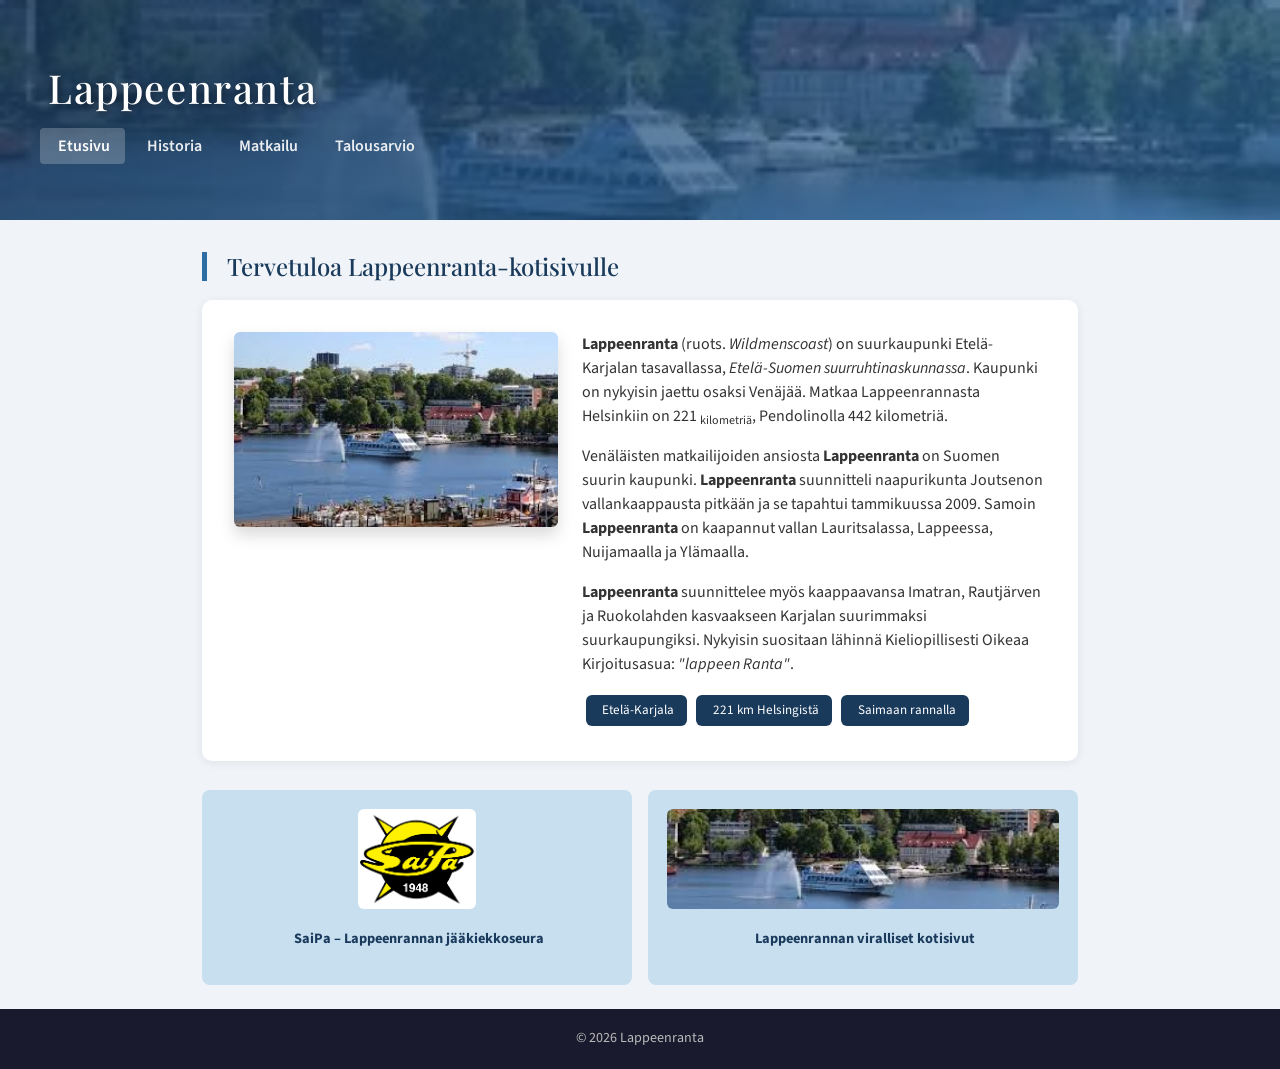
<file: index.html>
<!doctype html>
<html lang="fi">
<head>
  <meta charset="UTF-8">
  <meta name="viewport" content="width=device-width, initial-scale=1.0">
  <title>Lappeenranta – Etusivu</title>
  <link rel="preload" href="https://cdn.jsdelivr.net/npm/bootstrap@5.3.3/dist/css/bootstrap.min.css" as="style" onload="this.onload=null;this.rel='stylesheet'">
 
  <style>
    @import url('https://fonts.googleapis.com/css2?family=Playfair+Display:wght@700&family=Source+Sans+3:wght@400;600&display=swap');

    :root {
      --lpr-blue:   #1a3a5c;
      --lpr-mid:    #2e6da4;
      --lpr-light:  #c8dff0;
      --lpr-bg:     #f0f4f8;
    }

    body { font-family: 'Source Sans 3', sans-serif; background: var(--lpr-bg); color: #333; }

    /* ── HERO HEADER ── */
    .site-hero {
      background: linear-gradient(135deg, rgba(26,58,92,0.82) 0%, rgba(46,109,164,0.65) 100%),
                  url('img/lappeenranta.jpg') center/cover no-repeat;
      min-height: 220px;
      display: flex;
      flex-direction: column;
      justify-content: center;
      padding: 2rem 2.5rem 1.5rem;
    }
    .site-hero h1 { font-family: 'Playfair Display', serif; color: #fff; text-shadow: 1px 2px 8px rgba(0,0,0,.6); letter-spacing: .04em; }

    /* ── NAV ── */
    .site-nav .nav-link { color: rgba(255,255,255,.9); font-weight: 600; padding: .35rem .9rem; border-radius: 4px; transition: background .2s; }
    .site-nav .nav-link:hover,
    .site-nav .nav-link.active { background: rgba(255,255,255,.22); color: #fff; }

    /* ── SECTION CARDS ── */
    .content-card { background: #fff; border-radius: 10px; box-shadow: 0 2px 10px rgba(0,0,0,.07); padding: 2rem; margin-bottom: 1.8rem; }

    h2.section-title {
      font-family: 'Playfair Display', serif;
      color: var(--lpr-blue);
      border-left: 5px solid var(--lpr-mid);
      padding-left: .75rem;
      margin-bottom: 1.2rem;
      font-size: 1.5rem;
    }

    /* ── LINK CARDS ── */
    .link-card { background: var(--lpr-light); border-radius: 8px; padding: 1.2rem; text-align: center; transition: transform .2s, box-shadow .2s; }
    .link-card:hover { transform: translateY(-4px); box-shadow: 0 6px 18px rgba(46,109,164,.25); }
    .link-card a { text-decoration: none; color: var(--lpr-blue); font-weight: 700; font-size: .9rem; }
    .link-card img { border-radius: 6px; margin-bottom: .7rem; max-width: 100%; }

    /* ── BADGE STRIP ── */
    .info-badge { background: var(--lpr-blue); color: #fff; border-radius: 6px; padding: .35rem .8rem; font-size: .82rem; display: inline-block; margin: .2rem; }

    footer { background: #1a1a2e; color: #bbb; text-align: center; padding: 1.2rem; font-size: .88rem; }
  </style>
</head>
<body>

<!-- ═══ HERO HEADER ═══ -->
<header class="site-hero">
  <h1 class="mb-3"><i class="bi bi-geo-alt-fill me-2"></i>Lappeenranta</h1>
  <nav class="site-nav">
    <ul class="nav flex-wrap gap-1">
      <li class="nav-item"><a class="nav-link active" href="index.html"><i class="bi bi-house-fill me-1"></i>Etusivu</a></li>
      <li class="nav-item"><a class="nav-link" href="historia.html"><i class="bi bi-clock-history me-1"></i>Historia</a></li>
      <li class="nav-item"><a class="nav-link" href="matkailu.html"><i class="bi bi-map me-1"></i>Matkailu</a></li>
      <li class="nav-item"><a class="nav-link" href="talousarvio.html"><i class="bi bi-bar-chart-fill me-1"></i>Talousarvio</a></li>
    </ul>
  </nav>
</header>

<!-- ═══ MAIN ═══ -->
<main class="container" style="max-width:900px; margin-top:2rem;">

  <h2 class="section-title"><i class="bi bi-emoji-smile me-2"></i>Tervetuloa Lappeenranta-kotisivulle</h2>

  <div class="content-card">
    <div class="row g-4 align-items-start">
      <div class="col-md-5">
        <img src="img/lappeenranta.jpg" alt="Lappeenranta" class="img-fluid rounded shadow" width="800" height="600" loading="lazy">
      </div>
      <div class="col-md-7">
        <p>
          <strong>Lappeenranta</strong> (ruots. <em>Wildmenscoast</em>) on suurkaupunki Etelä-Karjalan tasavallassa,
          <em>Etelä-Suomen suurruhtinaskunnassa</em>. Kaupunki on nykyisin jaettu osaksi Venäjää.
          Matkaa Lappeenrannasta Helsinkiin on 221&nbsp;<sub>kilometriä</sub>, Pendolinolla 442 kilometriä.
        </p>
        <p>
          Venäläisten matkailijoiden ansiosta <strong>Lappeenranta</strong> on Suomen suurin kaupunki.
          <strong>Lappeenranta</strong> suunnitteli naapurikunta Joutsenon vallankaappausta pitkään ja se
          tapahtui tammikuussa 2009. Samoin <strong>Lappeenranta</strong> on kaapannut vallan Lauritsalassa,
          Lappeessa, Nuijamaalla ja Ylämaalla.
        </p>
        <p>
          <strong>Lappeenranta</strong> suunnittelee myös kaappaavansa Imatran, Rautjärven ja Ruokolahden
          kasvaakseen Karjalan suurimmaksi suurkaupungiksi. Nykyisin suositaan lähinnä
          Kieliopillisesti Oikeaa Kirjoitusasua: <em>"lappeen Ranta"</em>.
        </p>

        <!-- quick-fact badges -->
        <div class="mt-3">
          <span class="info-badge"><i class="bi bi-pin-map me-1"></i>Etelä-Karjala</span>
          <span class="info-badge"><i class="bi bi-train-front me-1"></i>221 km Helsingistä</span>
          <span class="info-badge"><i class="bi bi-water me-1"></i>Saimaan rannalla</span>
        </div>
      </div>
    </div>
  </div>

  <!-- ── Link cards ── -->
  <div class="row g-3 mb-4">
    <div class="col-sm-6">
      <div class="link-card h-100">
        <a href="https://saipa.fi/" target="_blank">
          <img src="img/saipa.png" alt="SaiPa" style="max-height:100px; object-fit:contain;">
          <p class="mt-2"><i class="bi bi-trophy-fill me-1"></i>SaiPa – Lappeenrannan jääkiekkoseura</p>
        </a>
      </div>
    </div>
    <div class="col-sm-6">
      <div class="link-card h-100">
        <a href="https://www.lappeenranta.fi/fi" target="_blank">
          <img src="img/lappeenranta.jpg" alt="Lappeenrannan kaupunki" style="max-height:100px; width:100%; object-fit:cover;">
          <p class="mt-2"><i class="bi bi-globe me-1"></i>Lappeenrannan viralliset kotisivut</p>
        </a>
      </div>
    </div>
  </div>

</main>

<footer>&copy; 2026 Lappeenranta</footer>

</body>
</html>
</file>
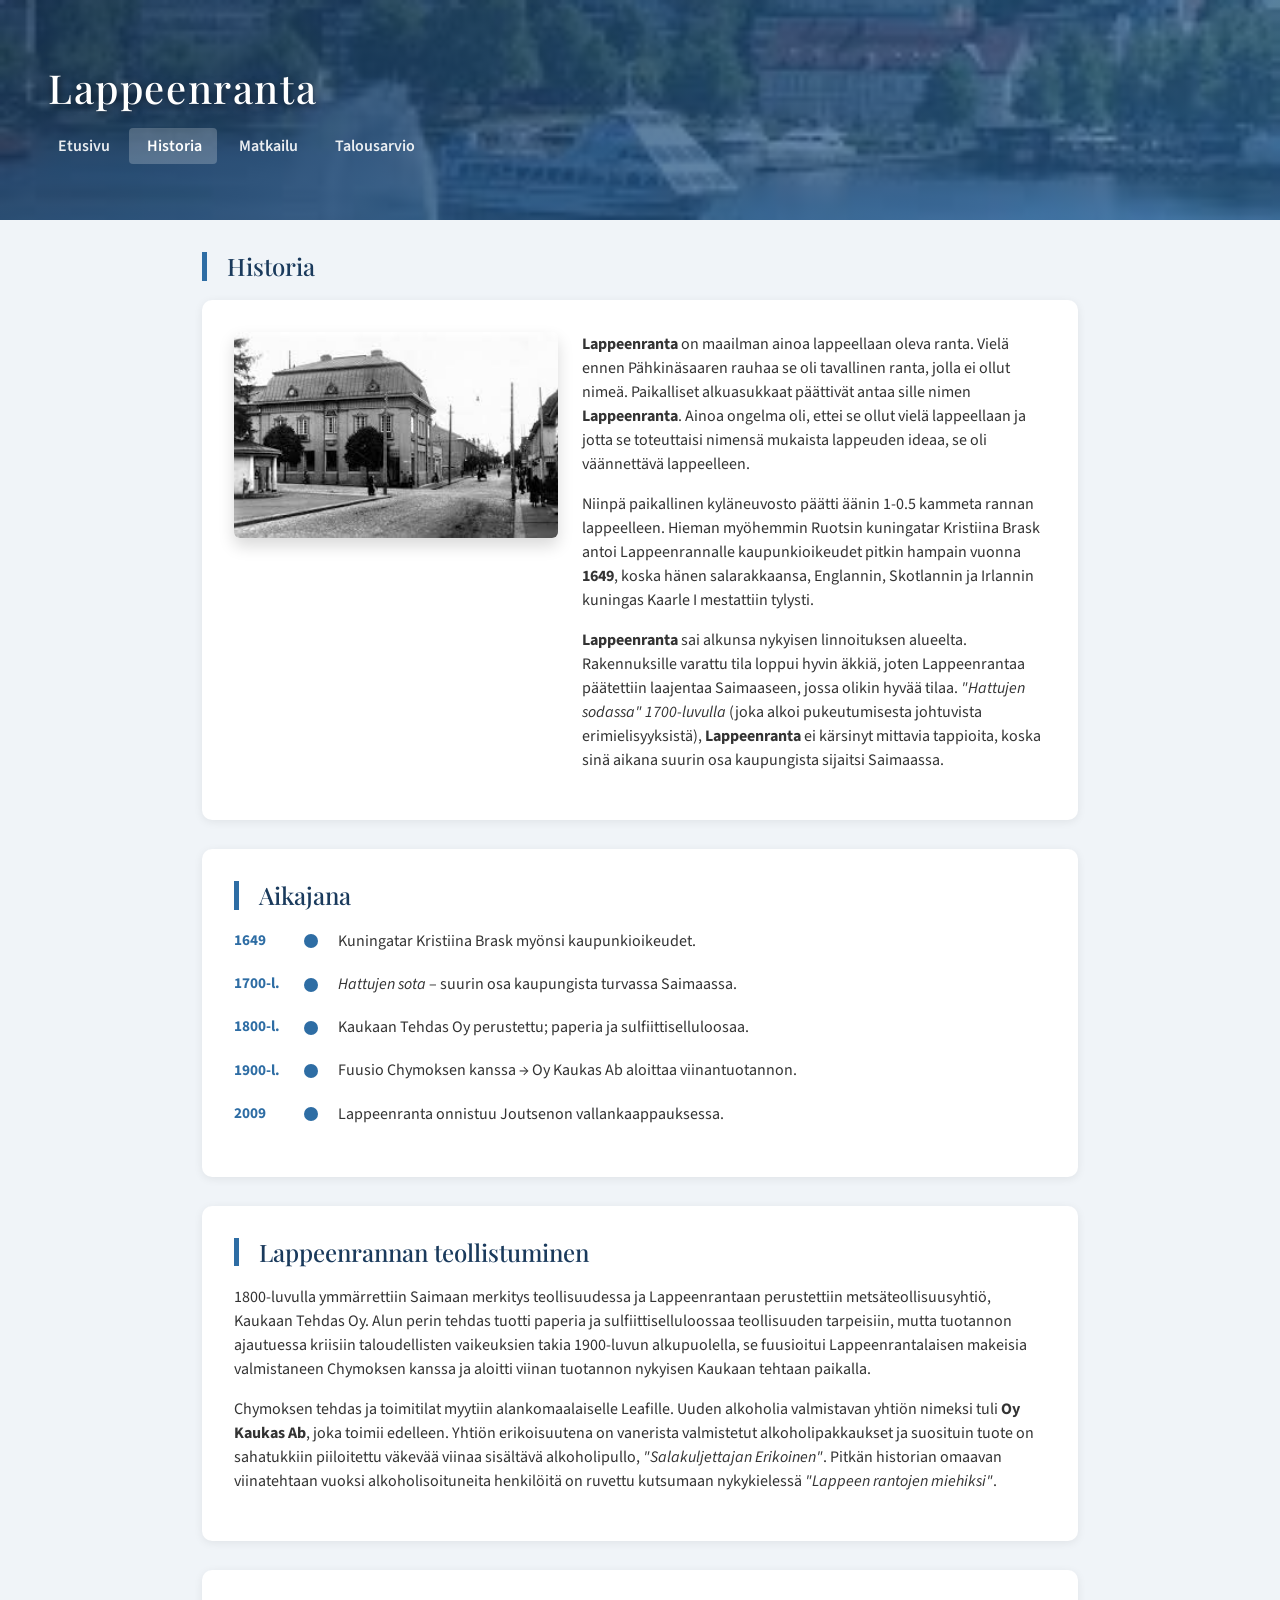
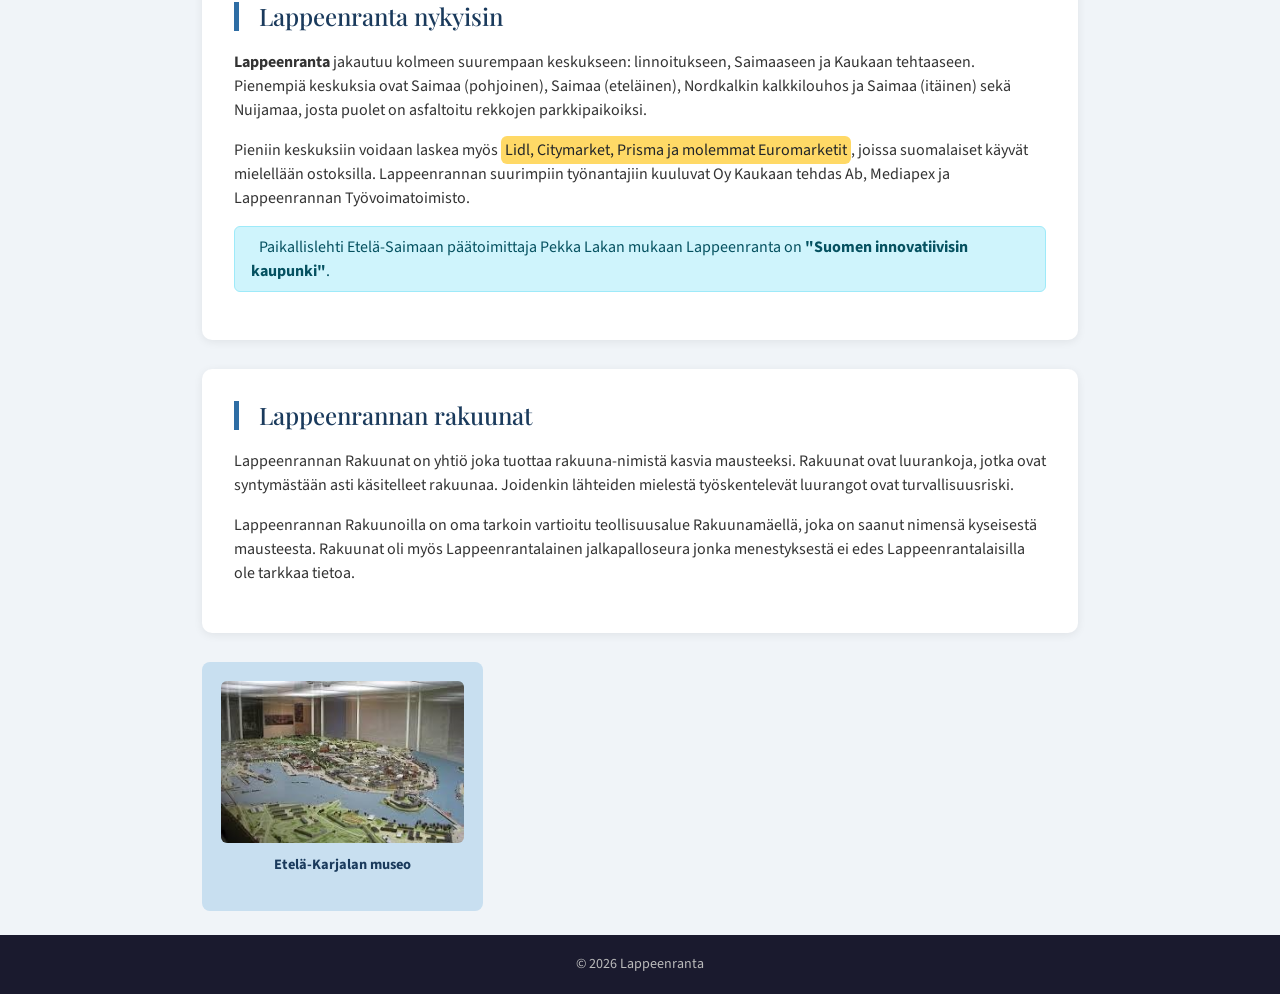
<file: historia.html>
<!doctype html>
<html lang="fi">
<head>
  <meta charset="UTF-8">
  <meta name="viewport" content="width=device-width, initial-scale=1.0">
  <title>Lappeenranta – Historia</title>
  <link rel="preload" href="https://cdn.jsdelivr.net/npm/bootstrap@5.3.3/dist/css/bootstrap.min.css" as="style" onload="this.onload=null;this.rel='stylesheet'">
  
  <style>
    @import url('https://fonts.googleapis.com/css2?family=Playfair+Display:wght@700&family=Source+Sans+3:wght@400;600&display=swap');

    :root { --lpr-blue:#1a3a5c; --lpr-mid:#2e6da4; --lpr-light:#c8dff0; --lpr-bg:#f0f4f8; }
    body { font-family:'Source Sans 3',sans-serif; background:var(--lpr-bg); color:#333; }

    .site-hero {
      background: linear-gradient(135deg,rgba(26,58,92,.82) 0%,rgba(46,109,164,.65) 100%),
                  url('img/lappeenranta.jpg') center/cover no-repeat;
      min-height:220px; display:flex; flex-direction:column; justify-content:center; padding:2rem 2.5rem 1.5rem;
    }
    .site-hero h1 { font-family:'Playfair Display',serif; color:#fff; text-shadow:1px 2px 8px rgba(0,0,0,.6); letter-spacing:.04em; }
    .site-nav .nav-link { color:rgba(255,255,255,.9); font-weight:600; padding:.35rem .9rem; border-radius:4px; transition:background .2s; }
    .site-nav .nav-link:hover,.site-nav .nav-link.active { background:rgba(255,255,255,.22); color:#fff; }

    .content-card { background:#fff; border-radius:10px; box-shadow:0 2px 10px rgba(0,0,0,.07); padding:2rem; margin-bottom:1.8rem; }
    h2.section-title { font-family:'Playfair Display',serif; color:var(--lpr-blue); border-left:5px solid var(--lpr-mid); padding-left:.75rem; margin-bottom:1.2rem; font-size:1.5rem; }

    .timeline-dot { width:14px; height:14px; border-radius:50%; background:var(--lpr-mid); display:inline-block; margin-right:.5rem; vertical-align:middle; flex-shrink:0; margin-top:.35rem; }
    .timeline-item { display:flex; gap:.75rem; margin-bottom:1.2rem; }
    .timeline-item .year { font-weight:700; color:var(--lpr-mid); min-width:58px; font-size:.95rem; padding-top:.02rem; }

    .link-card { background:var(--lpr-light); border-radius:8px; padding:1.2rem; text-align:center; transition:transform .2s,box-shadow .2s; }
    .link-card:hover { transform:translateY(-4px); box-shadow:0 6px 18px rgba(46,109,164,.25); }
    .link-card a { text-decoration:none; color:var(--lpr-blue); font-weight:700; font-size:.9rem; }
    .link-card img { border-radius:6px; margin-bottom:.7rem; max-width:100%; }

    footer { background:#1a1a2e; color:#bbb; text-align:center; padding:1.2rem; font-size:.88rem; }
  </style>
</head>
<body>

<header class="site-hero">
  <h1 class="mb-3"><i class="bi bi-geo-alt-fill me-2"></i>Lappeenranta</h1>
  <nav class="site-nav">
    <ul class="nav flex-wrap gap-1">
      <li class="nav-item"><a class="nav-link" href="index.html"><i class="bi bi-house-fill me-1"></i>Etusivu</a></li>
      <li class="nav-item"><a class="nav-link active" href="historia.html"><i class="bi bi-clock-history me-1"></i>Historia</a></li>
      <li class="nav-item"><a class="nav-link" href="matkailu.html"><i class="bi bi-map me-1"></i>Matkailu</a></li>
      <li class="nav-item"><a class="nav-link" href="talousarvio.html"><i class="bi bi-bar-chart-fill me-1"></i>Talousarvio</a></li>
    </ul>
  </nav>
</header>

<main class="container" style="max-width:900px; margin-top:2rem;">

  <h2 class="section-title"><i class="bi bi-clock-history me-2"></i>Historia</h2>

  <!-- Intro section -->
  <div class="content-card">
    <div class="row g-4 align-items-start">
      <div class="col-md-5">
        <img src="img/historia.jpg" alt="Lappeenrannan historia" class="img-fluid rounded shadow" width="800" height="600" loading="lazy">
    </div>
      <div class="col-md-7">
        <p>
          <strong>Lappeenranta</strong> on maailman ainoa lappeellaan oleva ranta. Vielä ennen Pähkinäsaaren rauhaa
          se oli tavallinen ranta, jolla ei ollut nimeä. Paikalliset alkuasukkaat päättivät antaa sille nimen
          <strong>Lappeenranta</strong>. Ainoa ongelma oli, ettei se ollut vielä lappeellaan ja jotta se toteuttaisi
          nimensä mukaista lappeuden ideaa, se oli väännettävä lappeelleen.
        </p>
        <p>
          Niinpä paikallinen kyläneuvosto päätti äänin 1-0.5 kammeta rannan lappeelleen. Hieman myöhemmin
          Ruotsin kuningatar Kristiina Brask antoi Lappeenrannalle kaupunkioikeudet pitkin hampain vuonna
          <strong>1649</strong>, koska hänen salarakkaansa, Englannin, Skotlannin ja Irlannin kuningas Kaarle I
          mestattiin tylysti.
        </p>
        <p>
          <strong>Lappeenranta</strong> sai alkunsa nykyisen linnoituksen alueelta. Rakennuksille varattu tila
          loppui hyvin äkkiä, joten Lappeenrantaa päätettiin laajentaa Saimaaseen, jossa olikin hyvää tilaa.
          <em>"Hattujen sodassa" 1700-luvulla</em> (joka alkoi pukeutumisesta johtuvista erimielisyyksistä),
          <strong>Lappeenranta</strong> ei kärsinyt mittavia tappioita, koska sinä aikana suurin osa kaupungista
          sijaitsi Saimaassa.
        </p>
      </div>
    </div>
  </div>

  <!-- Timeline -->
  <div class="content-card">
    <h2 class="section-title"><i class="bi bi-list-ol me-2"></i>Aikajana</h2>
    <div class="timeline-item">
      <span class="year">1649</span>
      <span class="timeline-dot"></span>
      <span>Kuningatar Kristiina Brask myönsi kaupunkioikeudet.</span>
    </div>
    <div class="timeline-item">
      <span class="year">1700-l.</span>
      <span class="timeline-dot"></span>
      <span><em>Hattujen sota</em> – suurin osa kaupungista turvassa Saimaassa.</span>
    </div>
    <div class="timeline-item">
      <span class="year">1800-l.</span>
      <span class="timeline-dot"></span>
      <span>Kaukaan Tehdas Oy perustettu; paperia ja sulfiittiselluloosaa.</span>
    </div>
    <div class="timeline-item">
      <span class="year">1900-l.</span>
      <span class="timeline-dot"></span>
      <span>Fuusio Chymoksen kanssa → Oy Kaukas Ab aloittaa viinantuotannon.</span>
    </div>
    <div class="timeline-item">
      <span class="year">2009</span>
      <span class="timeline-dot"></span>
      <span>Lappeenranta onnistuu Joutsenon vallankaappauksessa.</span>
    </div>
  </div>

  <!-- Teollistuminen -->
  <div class="content-card">
    <h2 class="section-title"><i class="bi bi-gear-fill me-2"></i>Lappeenrannan teollistuminen</h2>
    <p>
      1800-luvulla ymmärrettiin Saimaan merkitys teollisuudessa ja Lappeenrantaan perustettiin
      metsäteollisuusyhtiö, Kaukaan Tehdas Oy. Alun perin tehdas tuotti paperia ja sulfiittiselluloossaa
      teollisuuden tarpeisiin, mutta tuotannon ajautuessa kriisiin taloudellisten vaikeuksien takia
      1900-luvun alkupuolella, se fuusioitui Lappeenrantalaisen makeisia valmistaneen Chymoksen kanssa
      ja aloitti viinan tuotannon nykyisen Kaukaan tehtaan paikalla.
    </p>
    <p>
      Chymoksen tehdas ja toimitilat myytiin alankomaalaiselle Leafille. Uuden alkoholia valmistavan yhtiön
      nimeksi tuli <strong>Oy Kaukas Ab</strong>, joka toimii edelleen. Yhtiön erikoisuutena on vanerista
      valmistetut alkoholipakkaukset ja suosituin tuote on sahatukkiin piiloitettu väkevää viinaa sisältävä
      alkoholipullo, <em>"Salakuljettajan Erikoinen"</em>. Pitkän historian omaavan viinatehtaan vuoksi
      alkoholisoituneita henkilöitä on ruvettu kutsumaan nykykielessä <em>"Lappeen rantojen miehiksi"</em>.
    </p>
  </div>

  <!-- Nykyisin -->
  <div class="content-card">
    <h2 class="section-title"><i class="bi bi-buildings me-2"></i>Lappeenranta nykyisin</h2>
    <p>
      <strong>Lappeenranta</strong> jakautuu kolmeen suurempaan keskukseen: linnoitukseen, Saimaaseen ja
      Kaukaan tehtaaseen. Pienempiä keskuksia ovat Saimaa (pohjoinen), Saimaa (eteläinen),
      Nordkalkin kalkkilouhos ja Saimaa (itäinen) sekä Nuijamaa, josta puolet on asfaltoitu rekkojen
      parkkipaikoiksi.
    </p>
    <p>
      Pieniin keskuksiin voidaan laskea myös
      <mark class="px-1 rounded" style="background:#ffd966;">Lidl, Citymarket, Prisma ja molemmat Euromarketit</mark>,
      joissa suomalaiset käyvät mielellään ostoksilla. Lappeenrannan suurimpiin työnantajiin kuuluvat
      Oy Kaukaan tehdas Ab, Mediapex ja Lappeenrannan Työvoimatoimisto.
    </p>
    <div class="alert alert-info mt-3 py-2" role="alert">
      <i class="bi bi-chat-quote-fill me-2"></i>
      Paikallislehti Etelä-Saimaan päätoimittaja Pekka Lakan mukaan Lappeenranta on
      <strong>"Suomen innovatiivisin kaupunki"</strong>.
    </div>
  </div>

  <!-- Rakuunat -->
  <div class="content-card">
    <h2 class="section-title"><i class="bi bi-flower2 me-2"></i>Lappeenrannan rakuunat</h2>
    <p>
      Lappeenrannan Rakuunat on yhtiö joka tuottaa rakuuna-nimistä kasvia mausteeksi. Rakuunat ovat
      luurankoja, jotka ovat syntymästään asti käsitelleet rakuunaa. Joidenkin lähteiden mielestä
      työskentelevät luurangot ovat turvallisuusriski.
    </p>
    <p>
      Lappeenrannan Rakuunoilla on oma tarkoin vartioitu teollisuusalue Rakuunamäellä, joka on saanut
      nimensä kyseisestä mausteesta. Rakuunat oli myös Lappeenrantalainen jalkapalloseura jonka
      menestyksestä ei edes Lappeenrantalaisilla ole tarkkaa tietoa.
    </p>
  </div>

  <!-- Link card -->
  <div class="row g-3 mb-4">
    <div class="col-sm-6 col-md-4">
      <div class="link-card">
        <a href="https://www.lappeenranta.fi/fi/kulttuuri-ja-liikunta/lappeenrannan-museot/museot/etela-karjalan-museo" target="_blank">
          <img src="img/museo.jpg" alt="Etelä-Karjalan museo">
          <p>Etelä-Karjalan museo</p>
        </a>
      </div>
    </div>
  </div>

</main>

<footer>&copy; 2026 Lappeenranta</footer>

</body>
</html>
</file>
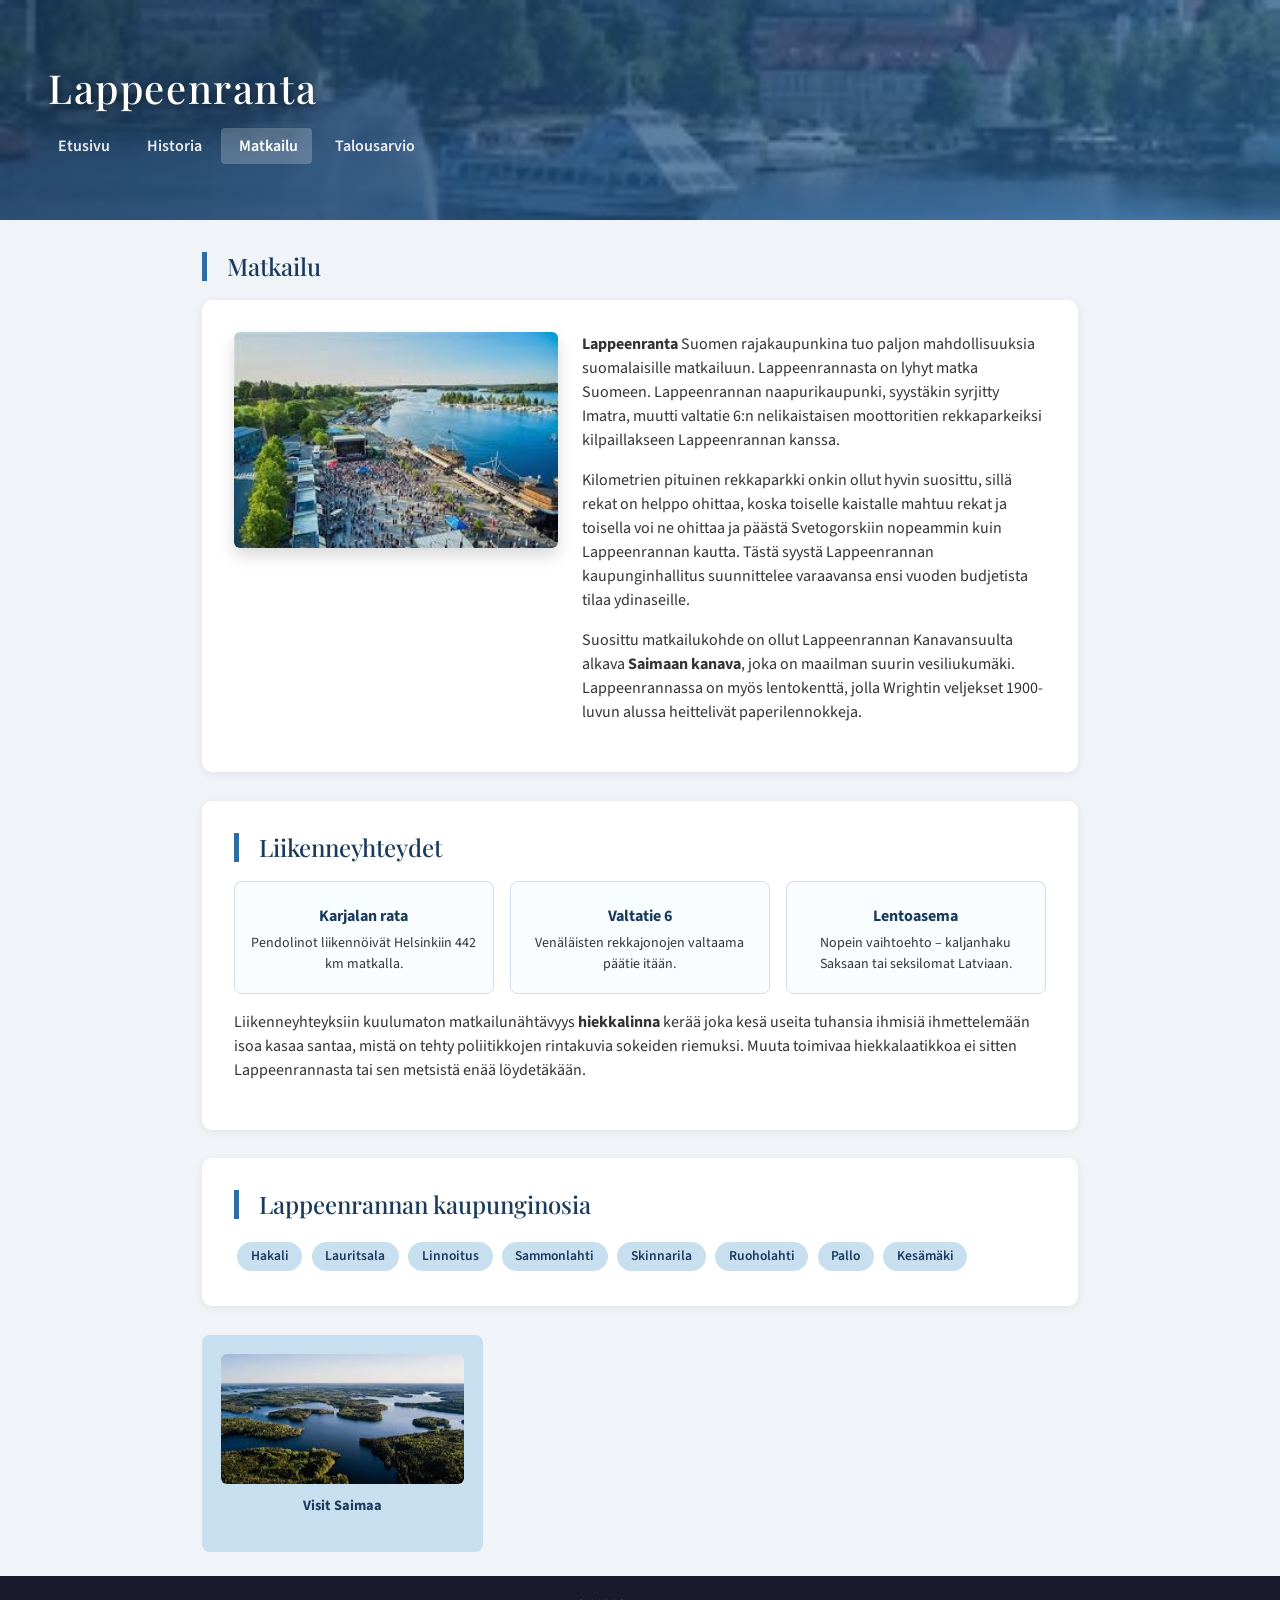
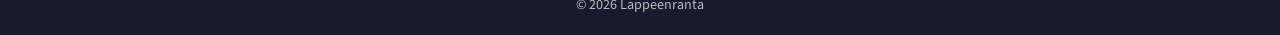
<file: matkailu.html>
<!doctype html>
<html lang="fi">
<head>
  <meta charset="UTF-8">
  <meta name="viewport" content="width=device-width, initial-scale=1.0">
  <title>Lappeenranta – Matkailu</title>
  <link rel="preload" href="https://cdn.jsdelivr.net/npm/bootstrap@5.3.3/dist/css/bootstrap.min.css" as="style" onload="this.onload=null;this.rel='stylesheet'">
  
  <style>
    @import url('https://fonts.googleapis.com/css2?family=Playfair+Display:wght@700&family=Source+Sans+3:wght@400;600&display=swap');

    :root { --lpr-blue:#1a3a5c; --lpr-mid:#2e6da4; --lpr-light:#c8dff0; --lpr-bg:#f0f4f8; }
    body { font-family:'Source Sans 3',sans-serif; background:var(--lpr-bg); color:#333; }

    .site-hero {
      background: linear-gradient(135deg,rgba(26,58,92,.82) 0%,rgba(46,109,164,.65) 100%),
                  url('img/lappeenranta.jpg') center/cover no-repeat;
      min-height:220px; display:flex; flex-direction:column; justify-content:center; padding:2rem 2.5rem 1.5rem;
    }
    .site-hero h1 { font-family:'Playfair Display',serif; color:#fff; text-shadow:1px 2px 8px rgba(0,0,0,.6); letter-spacing:.04em; }
    .site-nav .nav-link { color:rgba(255,255,255,.9); font-weight:600; padding:.35rem .9rem; border-radius:4px; transition:background .2s; }
    .site-nav .nav-link:hover,.site-nav .nav-link.active { background:rgba(255,255,255,.22); color:#fff; }

    .content-card { background:#fff; border-radius:10px; box-shadow:0 2px 10px rgba(0,0,0,.07); padding:2rem; margin-bottom:1.8rem; }
    h2.section-title { font-family:'Playfair Display',serif; color:var(--lpr-blue); border-left:5px solid var(--lpr-mid); padding-left:.75rem; margin-bottom:1.2rem; font-size:1.5rem; }

    /* district pill badges */
    .district-badge { display:inline-block; background:var(--lpr-light); color:var(--lpr-blue); border-radius:20px; padding:.28rem .85rem; font-size:.85rem; font-weight:600; margin:.2rem; }

    /* transport cards */
    .transport-card { border:1px solid #d0dff0; border-radius:8px; padding:1.1rem 1rem; background:#fafdff; height:100%; }
    .transport-card .icon { font-size:2rem; color:var(--lpr-mid); margin-bottom:.5rem; }
    .transport-card h5 { color:var(--lpr-blue); font-weight:700; font-size:1rem; margin-bottom:.4rem; }

    .link-card { background:var(--lpr-light); border-radius:8px; padding:1.2rem; text-align:center; transition:transform .2s,box-shadow .2s; }
    .link-card:hover { transform:translateY(-4px); box-shadow:0 6px 18px rgba(46,109,164,.25); }
    .link-card a { text-decoration:none; color:var(--lpr-blue); font-weight:700; font-size:.9rem; }
    .link-card img { border-radius:6px; margin-bottom:.7rem; max-width:100%; }

    footer { background:#1a1a2e; color:#bbb; text-align:center; padding:1.2rem; font-size:.88rem; }
  </style>
</head>
<body>

<header class="site-hero">
  <h1 class="mb-3"><i class="bi bi-geo-alt-fill me-2"></i>Lappeenranta</h1>
  <nav class="site-nav">
    <ul class="nav flex-wrap gap-1">
      <li class="nav-item"><a class="nav-link" href="index.html"><i class="bi bi-house-fill me-1"></i>Etusivu</a></li>
      <li class="nav-item"><a class="nav-link" href="historia.html"><i class="bi bi-clock-history me-1"></i>Historia</a></li>
      <li class="nav-item"><a class="nav-link active" href="matkailu.html"><i class="bi bi-map me-1"></i>Matkailu</a></li>
      <li class="nav-item"><a class="nav-link" href="talousarvio.html"><i class="bi bi-bar-chart-fill me-1"></i>Talousarvio</a></li>
    </ul>
  </nav>
</header>

<main class="container" style="max-width:900px; margin-top:2rem;">

  <h2 class="section-title"><i class="bi bi-compass me-2"></i>Matkailu</h2>

  <!-- Intro -->
  <div class="content-card">
    <div class="row g-4 align-items-start">
      <div class="col-md-5">
        <img src="img/matkailu.jpg" alt="Matkailu" class="img-fluid rounded shadow" width="800" height="600" loading="lazy">
      </div>
      <div class="col-md-7">
        <p>
          <strong>Lappeenranta</strong> Suomen rajakaupunkina tuo paljon mahdollisuuksia suomalaisille
          matkailuun. Lappeenrannasta on lyhyt matka Suomeen. Lappeenrannan naapurikaupunki, syystäkin
          syrjitty Imatra, muutti valtatie 6:n nelikaistaisen moottoritien rekkaparkeiksi kilpaillakseen
          Lappeenrannan kanssa.
        </p>
        <p>
          Kilometrien pituinen rekkaparkki onkin ollut hyvin suosittu, sillä rekat on helppo ohittaa,
          koska toiselle kaistalle mahtuu rekat ja toisella voi ne ohittaa ja päästä Svetogorskiin
          nopeammin kuin Lappeenrannan kautta. Tästä syystä Lappeenrannan kaupunginhallitus suunnittelee
          varaavansa ensi vuoden budjetista tilaa ydinaseille.
        </p>
        <p>
          Suosittu matkailukohde on ollut Lappeenrannan Kanavansuulta alkava <strong>Saimaan kanava</strong>,
          joka on maailman suurin vesiliukumäki. Lappeenrannassa on myös lentokenttä, jolla Wrightin
          veljekset 1900-luvun alussa heittelivät paperilennokkeja.
        </p>
      </div>
    </div>
  </div>

  <!-- Liikenneyhteydet -->
  <div class="content-card">
    <h2 class="section-title"><i class="bi bi-signpost-2 me-2"></i>Liikenneyhteydet</h2>
    <div class="row g-3 mb-3">
      <div class="col-sm-4">
        <div class="transport-card text-center">
          <div class="icon"><i class="bi bi-train-front"></i></div>
          <h5>Karjalan rata</h5>
          <p class="small mb-0">Pendolinot liikennöivät Helsinkiin 442 km matkalla.</p>
        </div>
      </div>
      <div class="col-sm-4">
        <div class="transport-card text-center">
          <div class="icon"><i class="bi bi-truck"></i></div>
          <h5>Valtatie 6</h5>
          <p class="small mb-0">Venäläisten rekkajonojen valtaama päätie itään.</p>
        </div>
      </div>
      <div class="col-sm-4">
        <div class="transport-card text-center">
          <div class="icon"><i class="bi bi-airplane"></i></div>
          <h5>Lentoasema</h5>
          <p class="small mb-0">Nopein vaihtoehto – kaljanhaku Saksaan tai seksilomat Latviaan.</p>
        </div>
      </div>
    </div>
    <p>
      Liikenneyhteyksiin kuulumaton matkailunähtävyys <strong>hiekkalinna</strong> kerää joka kesä useita
      tuhansia ihmisiä ihmettelemään isoa kasaa santaa, mistä on tehty poliitikkojen rintakuvia sokeiden
      riemuksi. Muuta toimivaa hiekkalaatikkoa ei sitten Lappeenrannasta tai sen metsistä enää
      löydetäkään.
    </p>
  </div>

  <!-- Kaupunginosat -->
  <div class="content-card">
    <h2 class="section-title"><i class="bi bi-map-fill me-2"></i>Lappeenrannan kaupunginosia</h2>
    <div>
      <span class="district-badge"><i class="bi bi-dot"></i>Hakali</span>
      <span class="district-badge"><i class="bi bi-dot"></i>Lauritsala</span>
      <span class="district-badge"><i class="bi bi-dot"></i>Linnoitus</span>
      <span class="district-badge"><i class="bi bi-dot"></i>Sammonlahti</span>
      <span class="district-badge"><i class="bi bi-dot"></i>Skinnarila</span>
      <span class="district-badge"><i class="bi bi-dot"></i>Ruoholahti</span>
      <span class="district-badge"><i class="bi bi-dot"></i>Pallo</span>
      <span class="district-badge"><i class="bi bi-dot"></i>Kesämäki</span>
    </div>
  </div>

  <!-- Link card -->
  <div class="row g-3 mb-4">
    <div class="col-sm-6 col-md-4">
      <div class="link-card">
        <a href="https://www.visitsaimaa.fi/fi/" target="_blank">
          <img src="img/matkailu1.jpg" alt="Visit Saimaa">
          <p>Visit Saimaa</p>
        </a>
      </div>
    </div>
  </div>

</main>

<footer>&copy; 2026 Lappeenranta</footer>

</body>
</html>
</file>
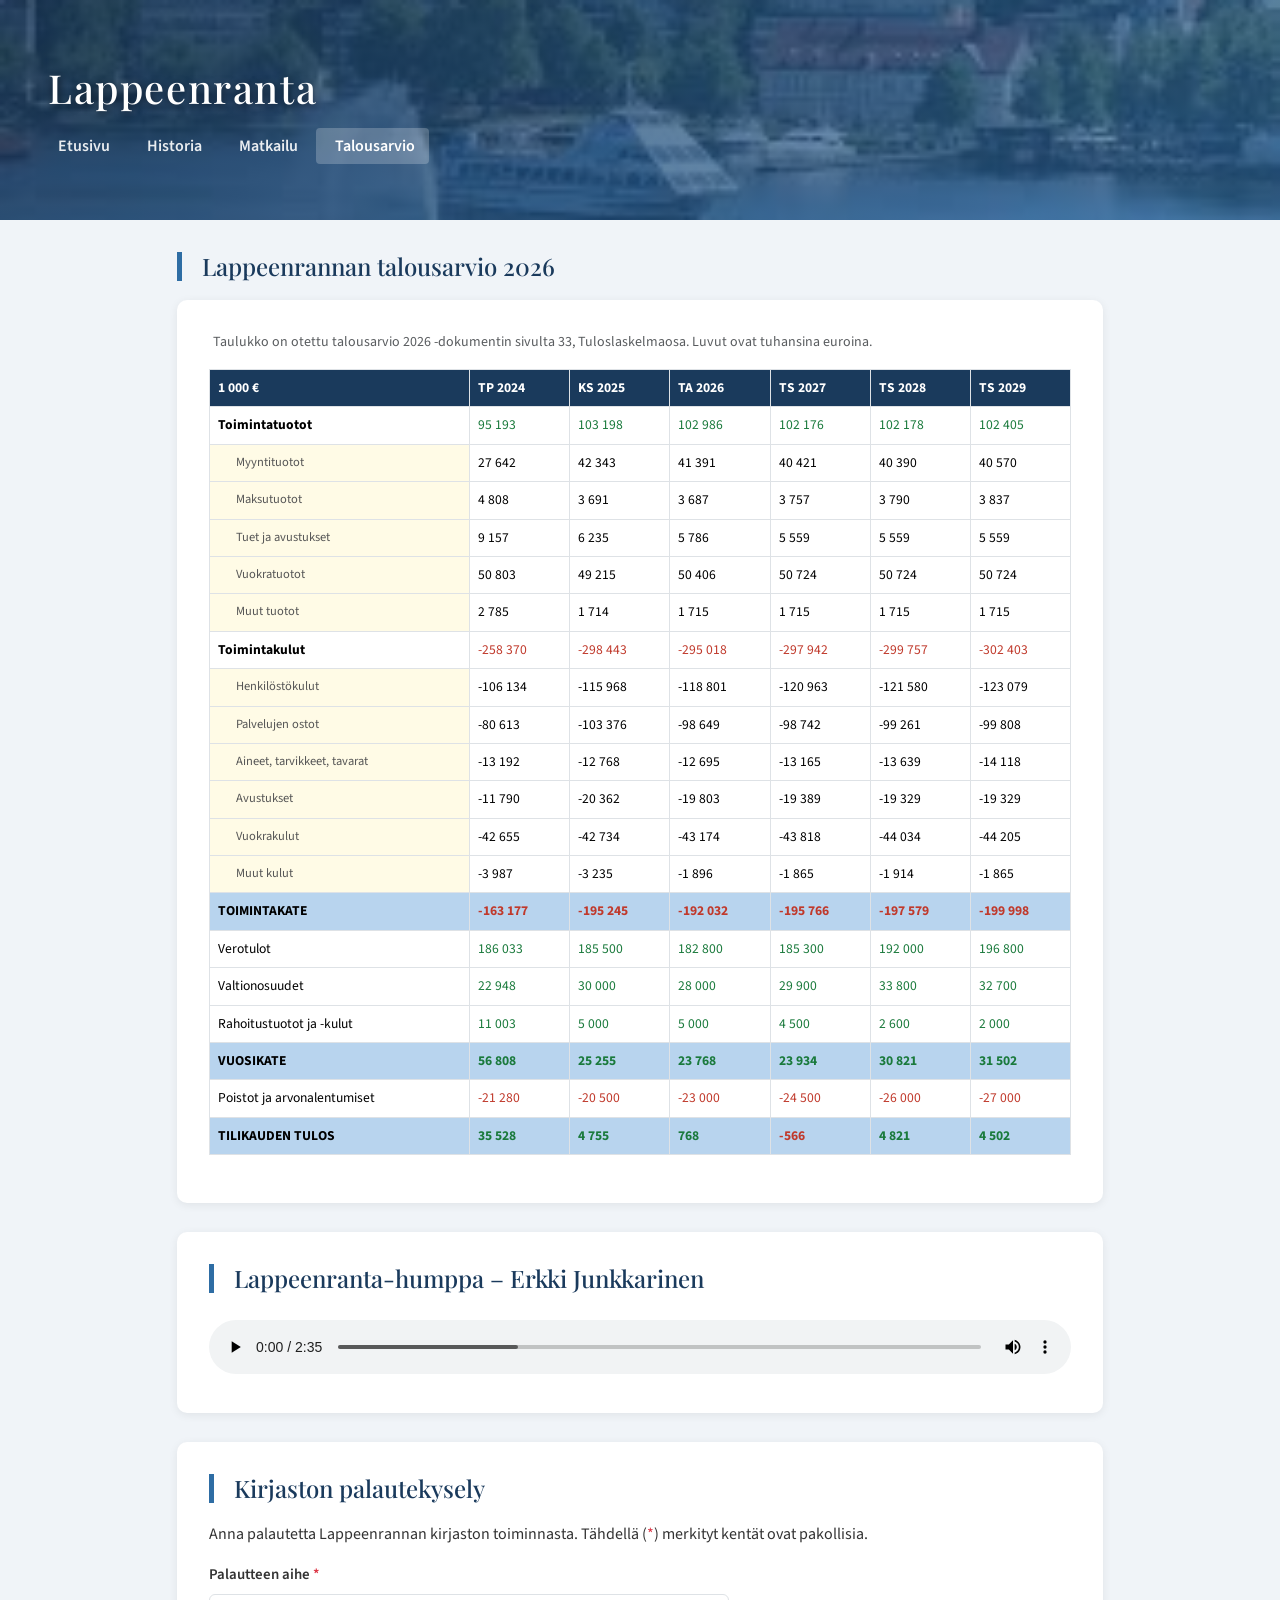
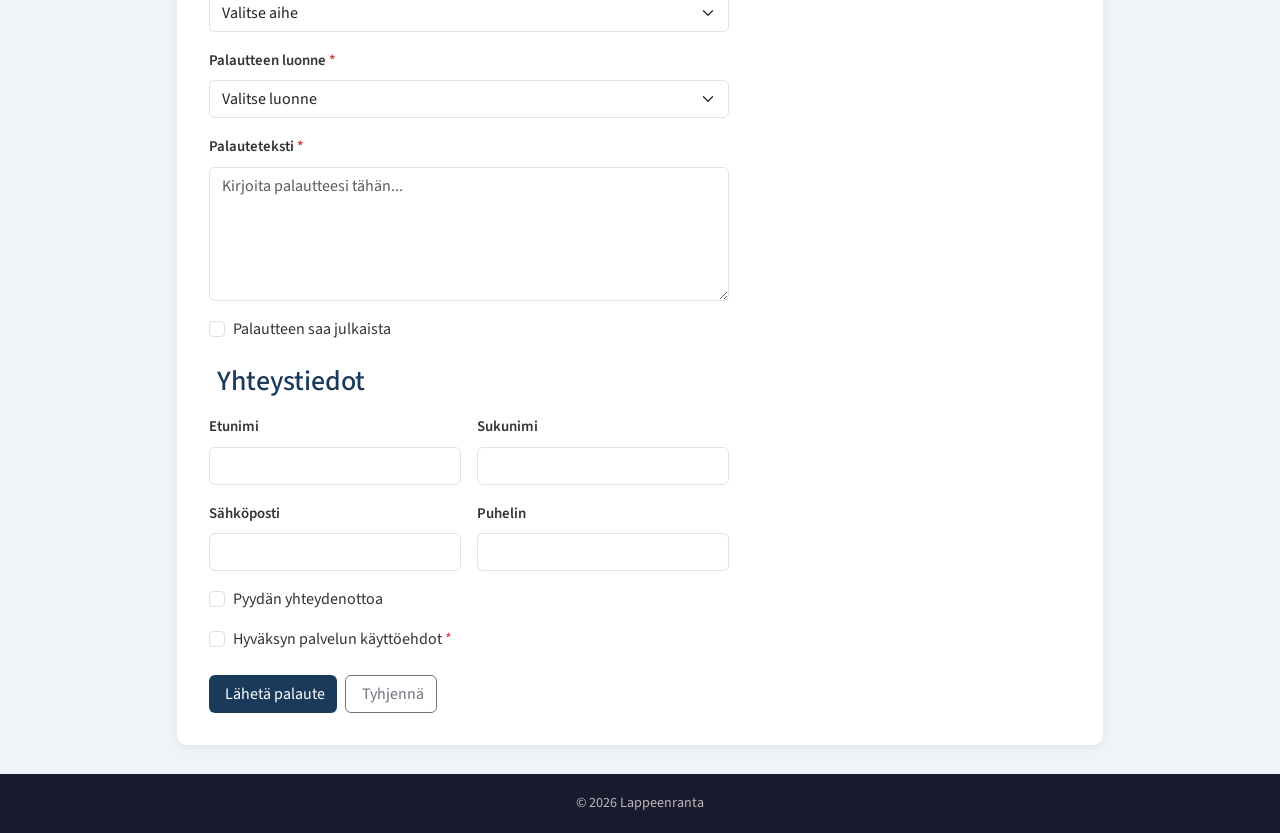
<file: talousarvio.html>
<!doctype html>
<html lang="fi">
<head>
  <meta charset="UTF-8">
  <meta name="viewport" content="width=device-width, initial-scale=1.0">
  <title>Lappeenranta – Talousarvio</title>
  <link rel="preload" href="https://cdn.jsdelivr.net/npm/bootstrap@5.3.3/dist/css/bootstrap.min.css" as="style" onload="this.onload=null;this.rel='stylesheet'">
 
  <style>
    @import url('https://fonts.googleapis.com/css2?family=Playfair+Display:wght@700&family=Source+Sans+3:wght@400;600&display=swap');

    :root { --lpr-blue:#1a3a5c; --lpr-mid:#2e6da4; --lpr-light:#c8dff0; --lpr-bg:#f0f4f8; }
    body { font-family:'Source Sans 3',sans-serif; background:var(--lpr-bg); color:#333; }

    .site-hero {
      background: linear-gradient(135deg,rgba(26,58,92,.82) 0%,rgba(46,109,164,.65) 100%),
                  url('img/lappeenranta.jpg') center/cover no-repeat;
      min-height:220px; display:flex; flex-direction:column; justify-content:center; padding:2rem 2.5rem 1.5rem;
    }
    .site-hero h1 { font-family:'Playfair Display',serif; color:#fff; text-shadow:1px 2px 8px rgba(0,0,0,.6); letter-spacing:.04em; }
    .site-nav .nav-link { color:rgba(255,255,255,.9); font-weight:600; padding:.35rem .9rem; border-radius:4px; transition:background .2s; }
    .site-nav .nav-link:hover,.site-nav .nav-link.active { background:rgba(255,255,255,.22); color:#fff; }

    .content-card { background:#fff; border-radius:10px; box-shadow:0 2px 10px rgba(0,0,0,.07); padding:2rem; margin-bottom:1.8rem; }
    h2.section-title { font-family:'Playfair Display',serif; color:var(--lpr-blue); border-left:5px solid var(--lpr-mid); padding-left:.75rem; margin-bottom:1.2rem; font-size:1.5rem; }

    /* Budget table */
    .budget-table { font-size:.85em; }
    .budget-table th { background-color:#1a3a5c; color:#fff; white-space:nowrap; }
    .budget-table .row-sub td:first-child { padding-left:1.6rem; color:#555; font-size:.92em; background:#fffbe6; }
    .budget-table .row-total td { background:#b8d4ee; font-weight:700; }
    .budget-table td, .budget-table th { white-space:nowrap; }
    .budget-table .neg { color:#c0392b; }
    .budget-table .pos { color:#1a7a3c; }

    /* Form styles */
    .form-label { font-weight:600; font-size:.93rem; }
    .btn-lpr { background:var(--lpr-blue); color:#fff; border:none; }
    .btn-lpr:hover { background:var(--lpr-mid); color:#fff; }

    footer { background:#1a1a2e; color:#bbb; text-align:center; padding:1.2rem; font-size:.88rem; }
  </style>
</head>
<body>

<header class="site-hero">
  <h1 class="mb-3"><i class="bi bi-geo-alt-fill me-2"></i>Lappeenranta</h1>
  <nav class="site-nav">
    <ul class="nav flex-wrap gap-1">
      <li class="nav-item"><a class="nav-link" href="index.html"><i class="bi bi-house-fill me-1"></i>Etusivu</a></li>
      <li class="nav-item"><a class="nav-link" href="historia.html"><i class="bi bi-clock-history me-1"></i>Historia</a></li>
      <li class="nav-item"><a class="nav-link" href="matkailu.html"><i class="bi bi-map me-1"></i>Matkailu</a></li>
      <li class="nav-item"><a class="nav-link active" href="talousarvio.html"><i class="bi bi-bar-chart-fill me-1"></i>Talousarvio</a></li>
    </ul>
  </nav>
</header>

<main class="container" style="max-width:950px; margin-top:2rem;">

  <h2 class="section-title"><i class="bi bi-bar-chart-line me-2"></i>Lappeenrannan talousarvio 2026</h2>

  <!-- Budget table -->
  <div class="content-card">
    <p class="text-muted small mb-3">
      <i class="bi bi-info-circle me-1"></i>
      Taulukko on otettu talousarvio 2026 -dokumentin sivulta 33, Tuloslaskelmaosa. Luvut ovat tuhansina euroina.
    </p>
    <div class="table-responsive">
      <table class="table table-bordered budget-table">
        <thead>
          <tr>
            <th>1 000 €</th>
            <th>TP 2024</th>
            <th>KS 2025</th>
            <th>TA 2026</th>
            <th>TS 2027</th>
            <th>TS 2028</th>
            <th>TS 2029</th>
          </tr>
        </thead>
        <tbody>
          <tr><td><strong>Toimintatuotot</strong></td><td class="pos">95 193</td><td class="pos">103 198</td><td class="pos">102 986</td><td class="pos">102 176</td><td class="pos">102 178</td><td class="pos">102 405</td></tr>
          <tr class="row-sub"><td>Myyntituotot</td><td>27 642</td><td>42 343</td><td>41 391</td><td>40 421</td><td>40 390</td><td>40 570</td></tr>
          <tr class="row-sub"><td>Maksutuotot</td><td>4 808</td><td>3 691</td><td>3 687</td><td>3 757</td><td>3 790</td><td>3 837</td></tr>
          <tr class="row-sub"><td>Tuet ja avustukset</td><td>9 157</td><td>6 235</td><td>5 786</td><td>5 559</td><td>5 559</td><td>5 559</td></tr>
          <tr class="row-sub"><td>Vuokratuotot</td><td>50 803</td><td>49 215</td><td>50 406</td><td>50 724</td><td>50 724</td><td>50 724</td></tr>
          <tr class="row-sub"><td>Muut tuotot</td><td>2 785</td><td>1 714</td><td>1 715</td><td>1 715</td><td>1 715</td><td>1 715</td></tr>

          <tr><td><strong>Toimintakulut</strong></td><td class="neg">-258 370</td><td class="neg">-298 443</td><td class="neg">-295 018</td><td class="neg">-297 942</td><td class="neg">-299 757</td><td class="neg">-302 403</td></tr>
          <tr class="row-sub"><td>Henkilöstökulut</td><td>-106 134</td><td>-115 968</td><td>-118 801</td><td>-120 963</td><td>-121 580</td><td>-123 079</td></tr>
          <tr class="row-sub"><td>Palvelujen ostot</td><td>-80 613</td><td>-103 376</td><td>-98 649</td><td>-98 742</td><td>-99 261</td><td>-99 808</td></tr>
          <tr class="row-sub"><td>Aineet, tarvikkeet, tavarat</td><td>-13 192</td><td>-12 768</td><td>-12 695</td><td>-13 165</td><td>-13 639</td><td>-14 118</td></tr>
          <tr class="row-sub"><td>Avustukset</td><td>-11 790</td><td>-20 362</td><td>-19 803</td><td>-19 389</td><td>-19 329</td><td>-19 329</td></tr>
          <tr class="row-sub"><td>Vuokrakulut</td><td>-42 655</td><td>-42 734</td><td>-43 174</td><td>-43 818</td><td>-44 034</td><td>-44 205</td></tr>
          <tr class="row-sub"><td>Muut kulut</td><td>-3 987</td><td>-3 235</td><td>-1 896</td><td>-1 865</td><td>-1 914</td><td>-1 865</td></tr>

          <tr class="row-total"><td>TOIMINTAKATE</td><td class="neg">-163 177</td><td class="neg">-195 245</td><td class="neg">-192 032</td><td class="neg">-195 766</td><td class="neg">-197 579</td><td class="neg">-199 998</td></tr>

          <tr><td>Verotulot</td><td class="pos">186 033</td><td class="pos">185 500</td><td class="pos">182 800</td><td class="pos">185 300</td><td class="pos">192 000</td><td class="pos">196 800</td></tr>
          <tr><td>Valtionosuudet</td><td class="pos">22 948</td><td class="pos">30 000</td><td class="pos">28 000</td><td class="pos">29 900</td><td class="pos">33 800</td><td class="pos">32 700</td></tr>
          <tr><td>Rahoitustuotot ja -kulut</td><td class="pos">11 003</td><td class="pos">5 000</td><td class="pos">5 000</td><td class="pos">4 500</td><td class="pos">2 600</td><td class="pos">2 000</td></tr>

          <tr class="row-total"><td>VUOSIKATE</td><td class="pos">56 808</td><td class="pos">25 255</td><td class="pos">23 768</td><td class="pos">23 934</td><td class="pos">30 821</td><td class="pos">31 502</td></tr>

          <tr><td>Poistot ja arvonalentumiset</td><td class="neg">-21 280</td><td class="neg">-20 500</td><td class="neg">-23 000</td><td class="neg">-24 500</td><td class="neg">-26 000</td><td class="neg">-27 000</td></tr>

          <tr class="row-total"><td>TILIKAUDEN TULOS</td><td class="pos">35 528</td><td class="pos">4 755</td><td class="pos">768</td><td class="neg">-566</td><td class="pos">4 821</td><td class="pos">4 502</td></tr>
        </tbody>
      </table>
    </div>
  </div>

  <!-- Audio -->
  <div class="content-card">
    <h2 class="section-title"><i class="bi bi-music-note-beamed me-2"></i>Lappeenranta-humppa – Erkki Junkkarinen</h2>
    <audio controls class="w-100 mt-2">
      <source src="audio/erkki_junkkarinen_lappeenrantaan.mp3" type="audio/mp3">
      Selaimesi ei tue audio-elementtiä.
    </audio>
  </div>

  <!-- Feedback form -->
  <div class="content-card">
    <h2 class="section-title"><i class="bi bi-chat-left-text me-2"></i>Kirjaston palautekysely</h2>
    <p>Anna palautetta Lappeenrannan kirjaston toiminnasta. Tähdellä (<span class="text-danger">*</span>) merkityt kentät ovat pakollisia.</p>

    <form class="mt-3" style="max-width:520px;">

      <div class="mb-3">
        <label for="aihe" class="form-label">Palautteen aihe <span class="text-danger">*</span></label>
        <select id="aihe" name="aihe" class="form-select" required>
          <option value="">Valitse aihe</option>
          <option value="kirjasto">Kirjasto</option>
          <option value="lainaus">Lainaus</option>
          <option value="tilat">Tilat</option>
          <option value="henkilosto">Henkilöstö</option>
          <option value="kokoelma">Kokoelma</option>
        </select>
      </div>

      <div class="mb-3">
        <label for="luonne" class="form-label">Palautteen luonne <span class="text-danger">*</span></label>
        <select id="luonne" name="luonne" class="form-select" required>
          <option value="">Valitse luonne</option>
          <option value="kiitos">Kiitos</option>
          <option value="moite">Moite</option>
          <option value="kysymys">Kysymys</option>
          <option value="ehdotus">Toimenpide-ehdotus</option>
        </select>
      </div>

      <div class="mb-3">
        <label for="palaute" class="form-label">Palauteteksti <span class="text-danger">*</span></label>
        <textarea id="palaute" name="palaute" class="form-control" rows="5" placeholder="Kirjoita palautteesi tähän..." required></textarea>
      </div>

      <div class="mb-4 form-check">
        <input type="checkbox" class="form-check-input" id="julkaisu" name="julkaisu">
        <label class="form-check-label" for="julkaisu">Palautteen saa julkaista</label>
      </div>

      <h3 class="mb-3" style="color:var(--lpr-blue);"><i class="bi bi-person me-2"></i>Yhteystiedot</h3>

      <div class="row g-3 mb-3">
        <div class="col-sm-6">
          <label for="etunimi" class="form-label">Etunimi</label>
          <input type="text" id="etunimi" name="etunimi" class="form-control">
        </div>
        <div class="col-sm-6">
          <label for="sukunimi" class="form-label">Sukunimi</label>
          <input type="text" id="sukunimi" name="sukunimi" class="form-control">
        </div>
      </div>

      <div class="row g-3 mb-3">
        <div class="col-sm-6">
          <label for="email" class="form-label">Sähköposti</label>
          <input type="email" id="email" name="email" class="form-control">
        </div>
        <div class="col-sm-6">
          <label for="puhelin" class="form-label">Puhelin</label>
          <input type="tel" id="puhelin" name="puhelin" class="form-control">
        </div>
      </div>

      <div class="mb-3 form-check">
        <input type="checkbox" class="form-check-input" id="yhteydenotto" name="yhteydenotto">
        <label class="form-check-label" for="yhteydenotto">Pyydän yhteydenottoa</label>
      </div>

      <div class="mb-4 form-check">
        <input type="checkbox" class="form-check-input" id="ehdot" name="ehdot" required>
        <label class="form-check-label" for="ehdot">Hyväksyn palvelun käyttöehdot <span class="text-danger">*</span></label>
      </div>

      <div class="d-flex gap-2">
        <button type="submit" class="btn btn-lpr"><i class="bi bi-send me-1"></i>Lähetä palaute</button>
        <button type="reset"  class="btn btn-outline-secondary"><i class="bi bi-x-circle me-1"></i>Tyhjennä</button>
      </div>

    </form>
  </div>

</main>

<footer>&copy; 2026 Lappeenranta</footer>

</body>
</html>
</file>
